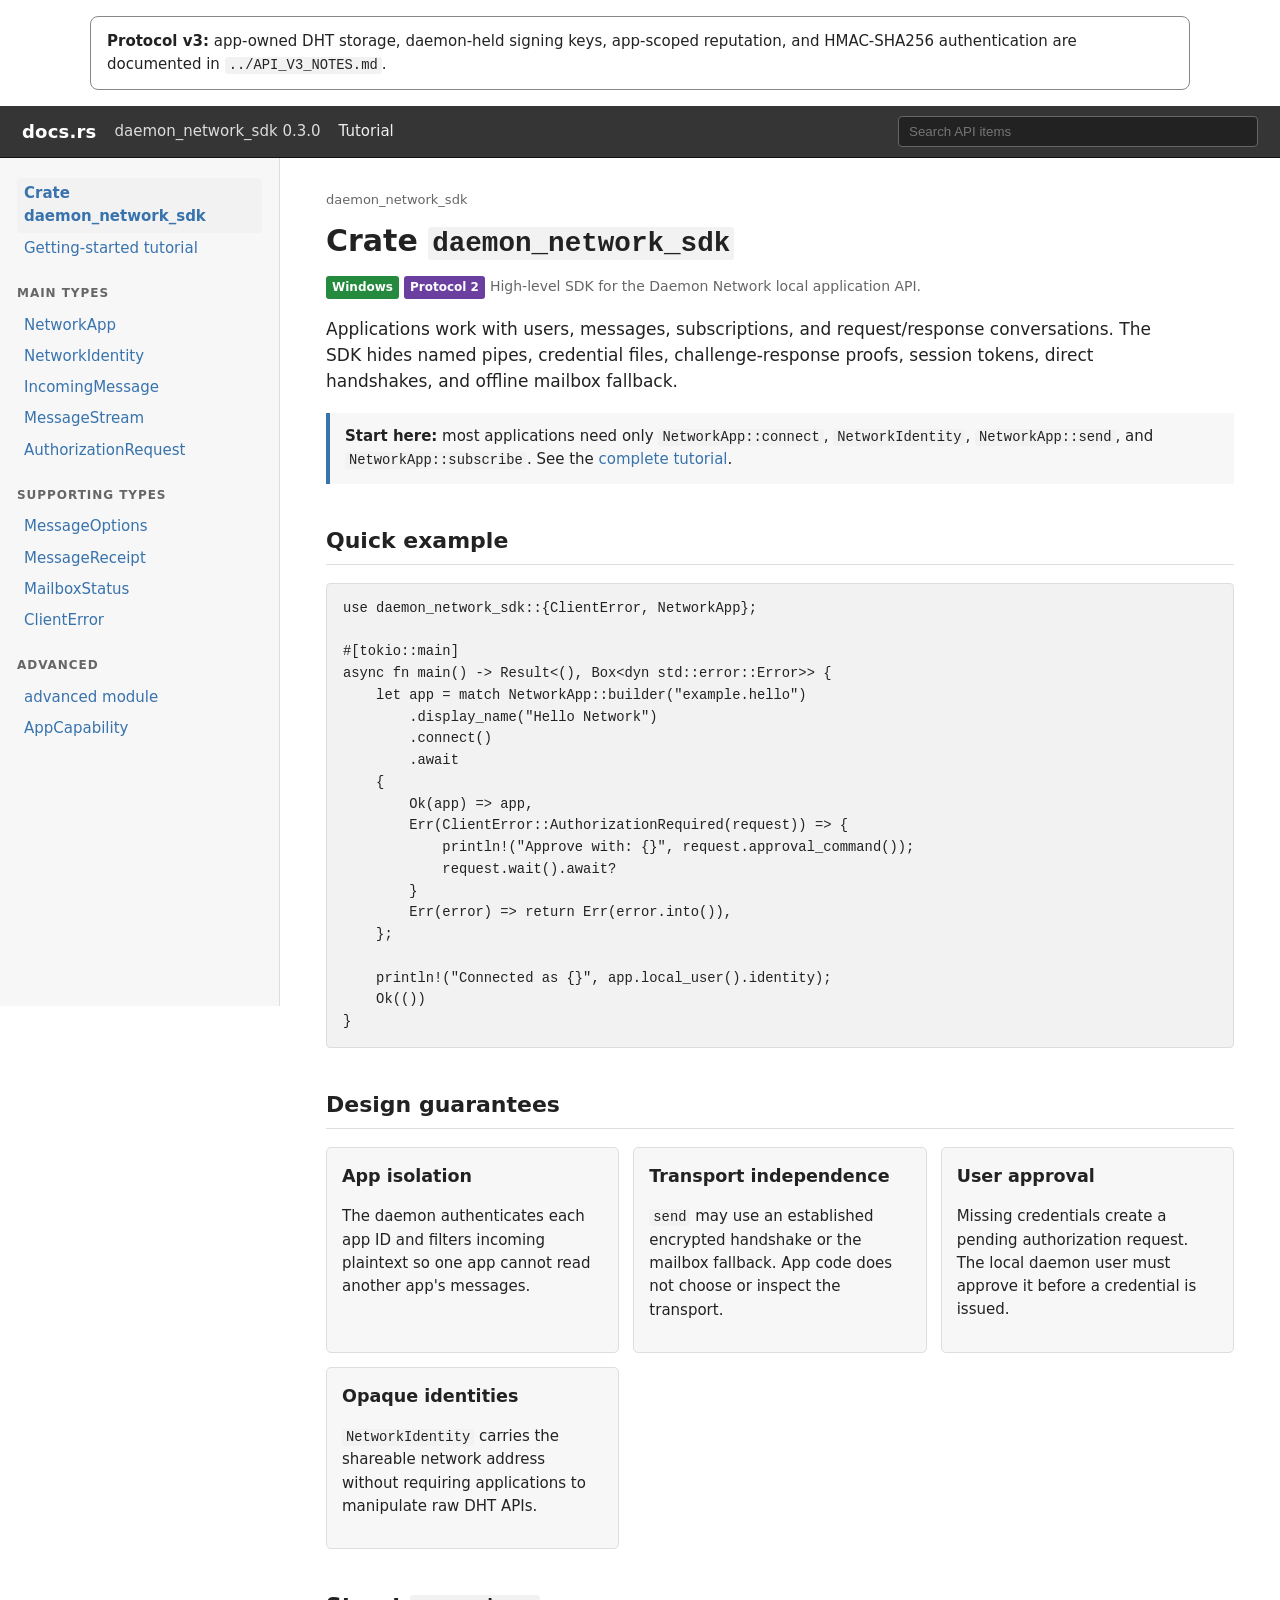
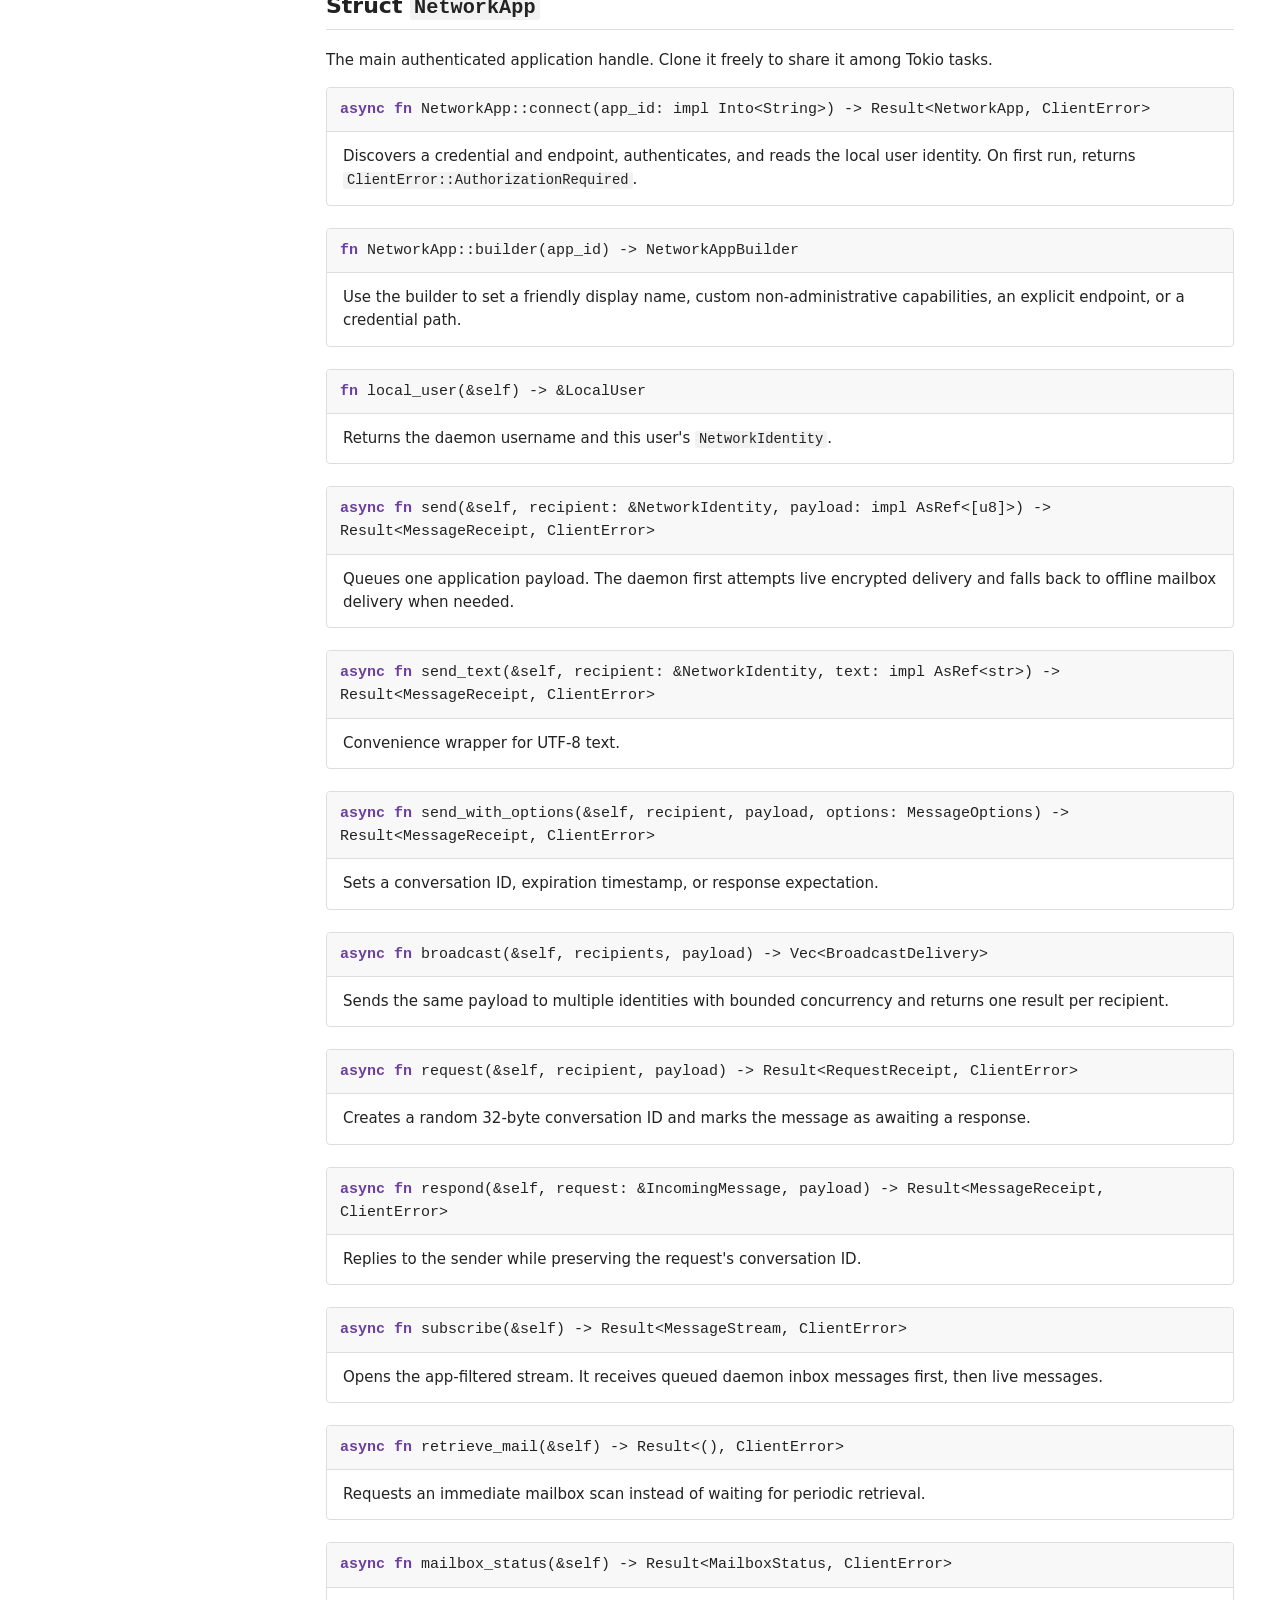
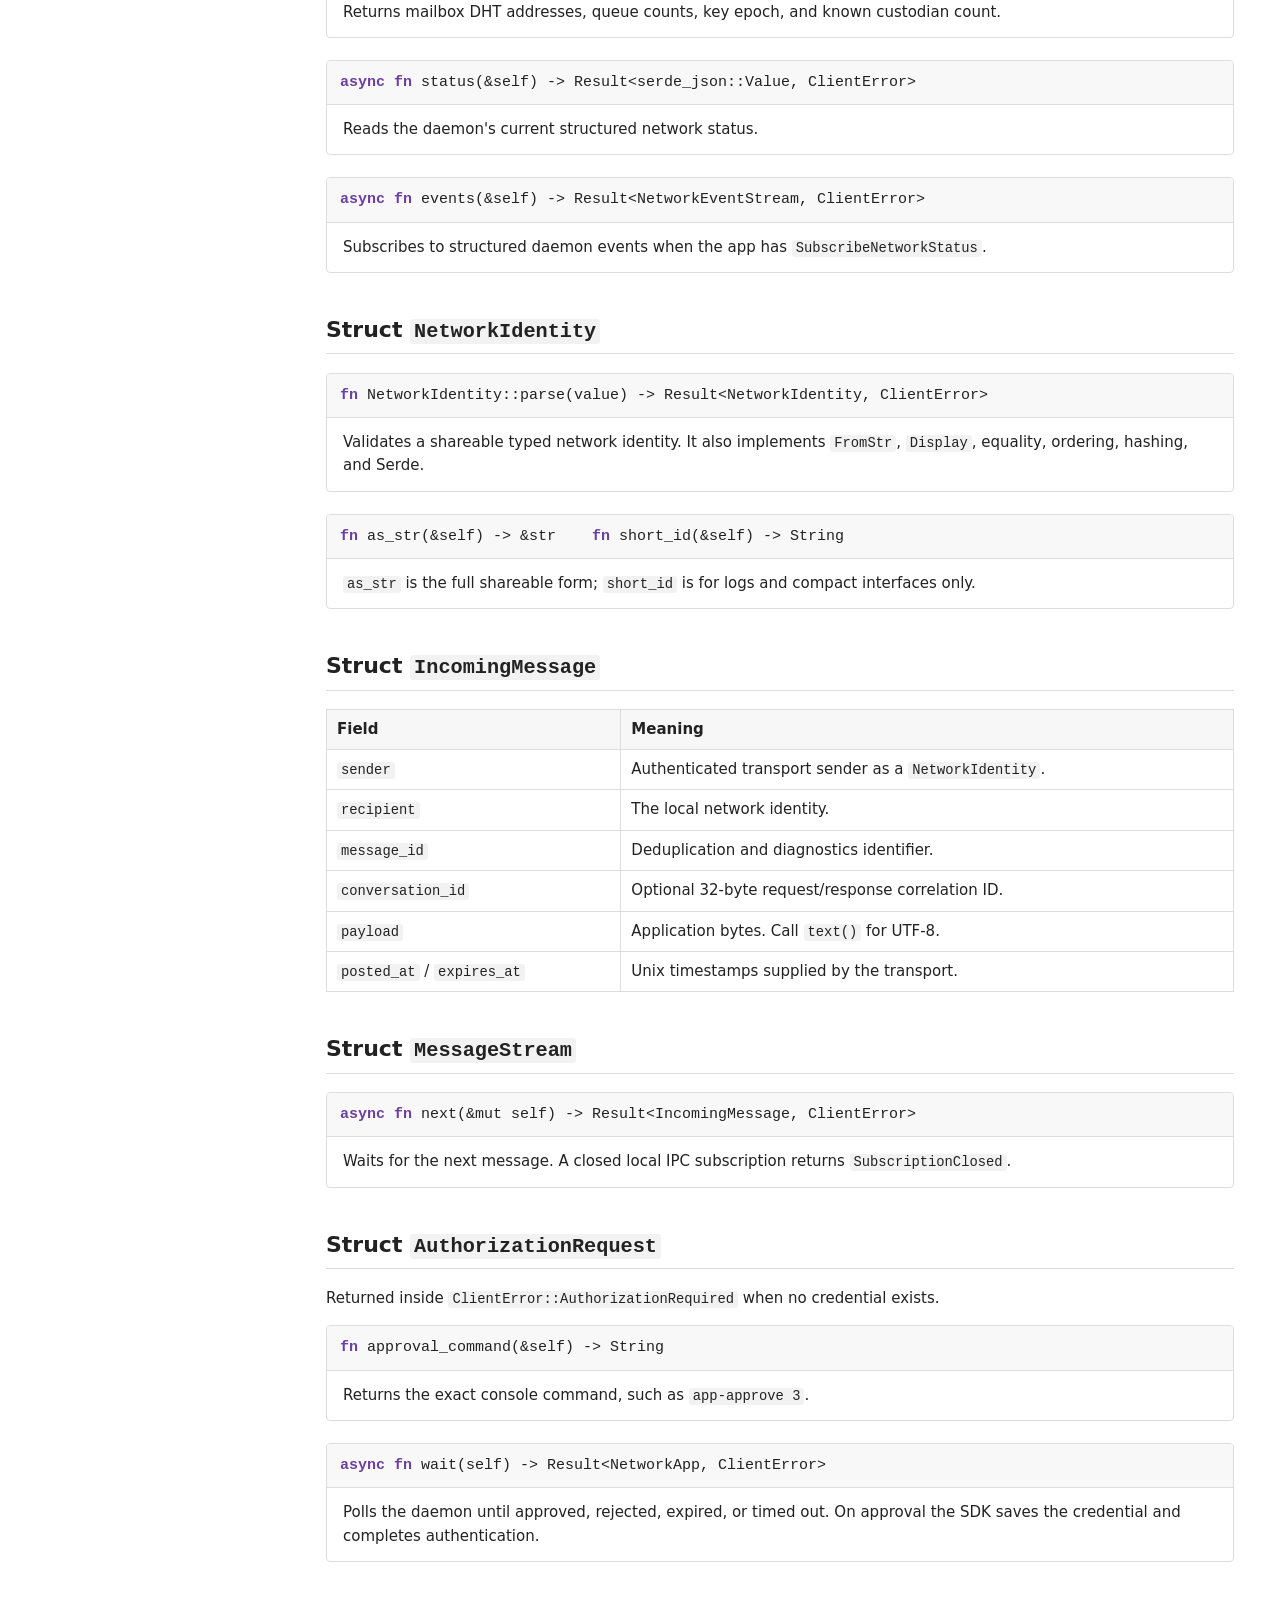
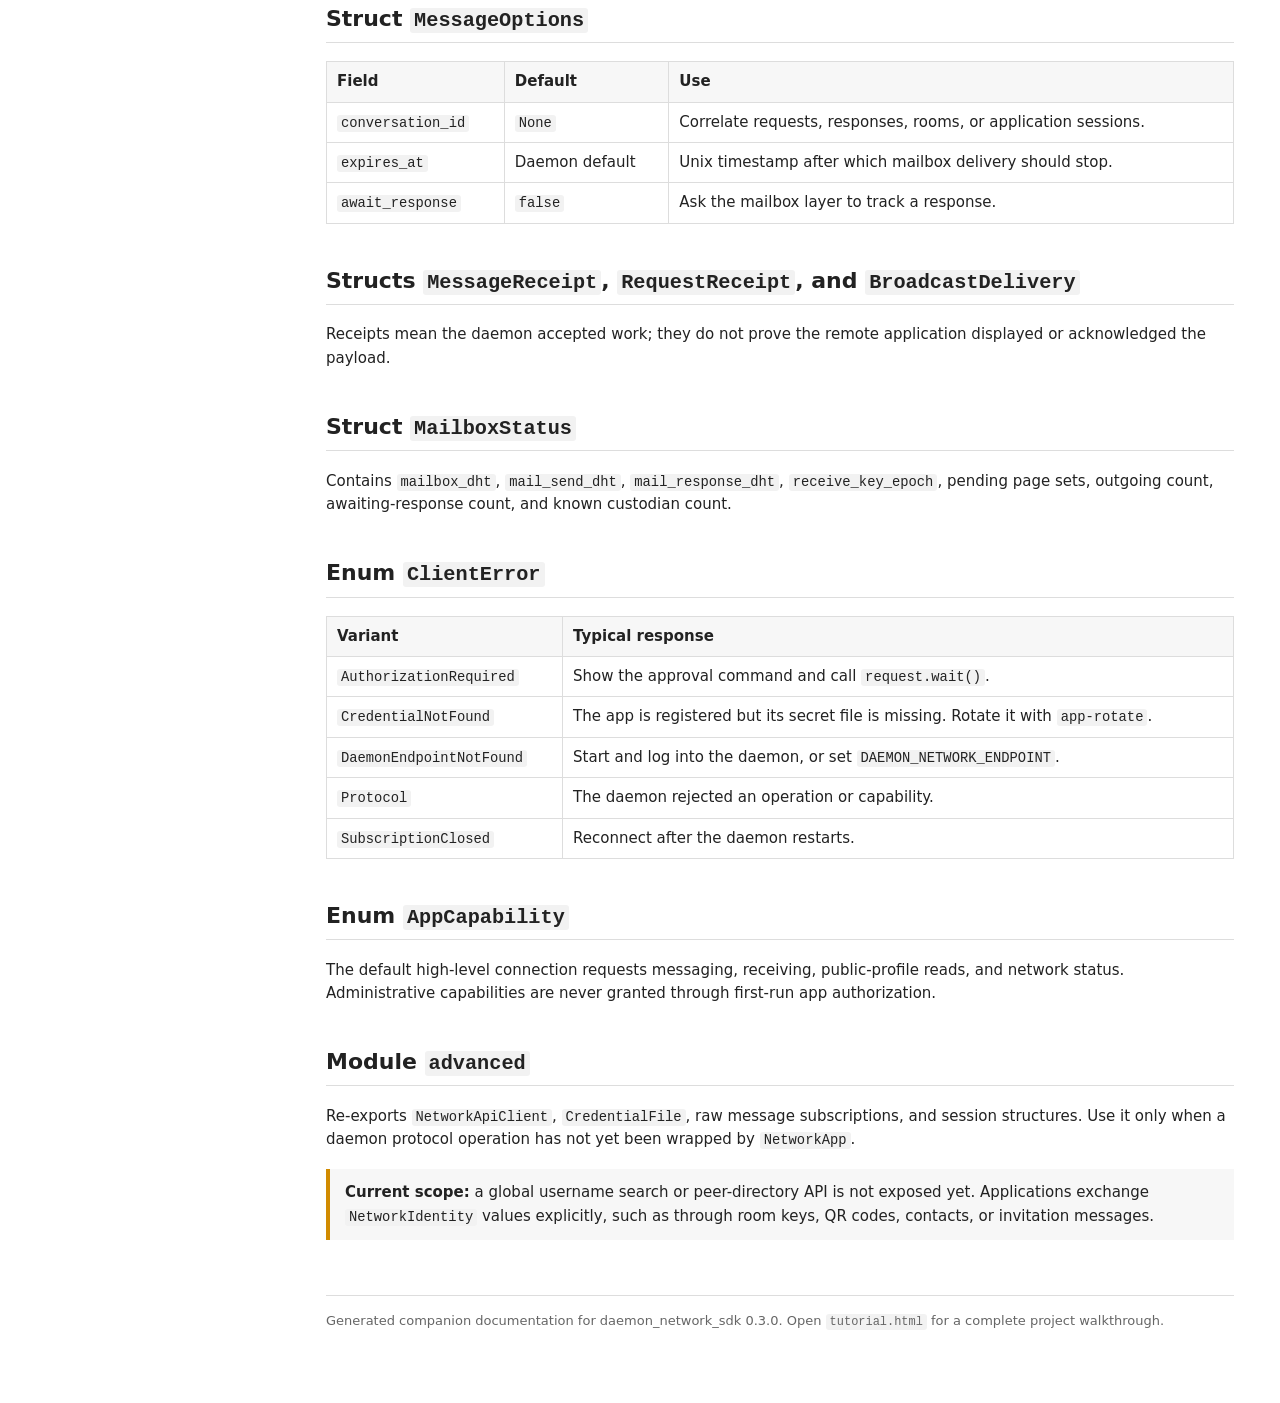
<file: Windows/Source/VeilKnitDaemon_src/docs/index.html>
<!doctype html>
<html lang="en">
<head>
<meta charset="utf-8">
<meta name="viewport" content="width=device-width,initial-scale=1">
<title>daemon_network_sdk - Rust</title>
<link rel="stylesheet" href="sdk.css">
</head>
<body>
<div style="margin:1rem auto;max-width:1100px;padding:.8rem 1rem;border:1px solid #888;border-radius:8px"><strong>Protocol v3:</strong> app-owned DHT storage, daemon-held signing keys, app-scoped reputation, and HMAC-SHA256 authentication are documented in <code>../API_V3_NOTES.md</code>.</div>
<header class="topbar">
  <div class="brand">docs.rs</div>
  <div class="crate">daemon_network_sdk 0.3.0</div>
  <a href="tutorial.html">Tutorial</a>
  <div class="spacer"></div>
  <input id="search" aria-label="Search API" placeholder="Search API items">
</header>
<div class="layout">
<aside class="sidebar">
  <a class="active" href="index.html">Crate daemon_network_sdk</a>
  <a href="tutorial.html">Getting-started tutorial</a>
  <h3>Main types</h3>
  <a href="#networkapp">NetworkApp</a>
  <a href="#networkidentity">NetworkIdentity</a>
  <a href="#incomingmessage">IncomingMessage</a>
  <a href="#messagestream">MessageStream</a>
  <a href="#authorizationrequest">AuthorizationRequest</a>
  <h3>Supporting types</h3>
  <a href="#messageoptions">MessageOptions</a>
  <a href="#messagereceipt">MessageReceipt</a>
  <a href="#mailboxstatus">MailboxStatus</a>
  <a href="#clienterror">ClientError</a>
  <h3>Advanced</h3>
  <a href="#advanced">advanced module</a>
  <a href="#capabilities">AppCapability</a>
</aside>
<main>
  <div class="breadcrumb">daemon_network_sdk</div>
  <h1>Crate <code>daemon_network_sdk</code></h1>
  <div class="version"><span class="badge safe">Windows</span><span class="badge">Protocol 2</span>High-level SDK for the Daemon Network local application API.</div>
  <p class="lead">Applications work with users, messages, subscriptions, and request/response conversations. The SDK hides named pipes, credential files, challenge-response proofs, session tokens, direct handshakes, and offline mailbox fallback.</p>

  <div class="note"><strong>Start here:</strong> most applications need only <code>NetworkApp::connect</code>, <code>NetworkIdentity</code>, <code>NetworkApp::send</code>, and <code>NetworkApp::subscribe</code>. See the <a href="tutorial.html">complete tutorial</a>.</div>

  <h2>Quick example</h2>
<pre><code>use daemon_network_sdk::{ClientError, NetworkApp};

#[tokio::main]
async fn main() -&gt; Result&lt;(), Box&lt;dyn std::error::Error&gt;&gt; {
    let app = match NetworkApp::builder("example.hello")
        .display_name("Hello Network")
        .connect()
        .await
    {
        Ok(app) =&gt; app,
        Err(ClientError::AuthorizationRequired(request)) =&gt; {
            println!("Approve with: {}", request.approval_command());
            request.wait().await?
        }
        Err(error) =&gt; return Err(error.into()),
    };

    println!("Connected as {}", app.local_user().identity);
    Ok(())
}</code></pre>

  <h2>Design guarantees</h2>
  <div class="grid">
    <div class="card"><h3>App isolation</h3><p>The daemon authenticates each app ID and filters incoming plaintext so one app cannot read another app's messages.</p></div>
    <div class="card"><h3>Transport independence</h3><p><code>send</code> may use an established encrypted handshake or the mailbox fallback. App code does not choose or inspect the transport.</p></div>
    <div class="card"><h3>User approval</h3><p>Missing credentials create a pending authorization request. The local daemon user must approve it before a credential is issued.</p></div>
    <div class="card"><h3>Opaque identities</h3><p><code>NetworkIdentity</code> carries the shareable network address without requiring applications to manipulate raw DHT APIs.</p></div>
  </div>

  <h2 id="networkapp">Struct <code>NetworkApp</code></h2>
  <p>The main authenticated application handle. Clone it freely to share it among Tokio tasks.</p>

  <section class="item" data-search="NetworkApp connect automatic credentials authorization">
    <div class="sig"><span class="kind">async fn</span> NetworkApp::connect(app_id: impl Into&lt;String&gt;) -&gt; Result&lt;NetworkApp, ClientError&gt;</div>
    <div class="doc">Discovers a credential and endpoint, authenticates, and reads the local user identity. On first run, returns <code>ClientError::AuthorizationRequired</code>.</div>
  </section>
  <section class="item" data-search="NetworkApp builder display name endpoint capability credential">
    <div class="sig"><span class="kind">fn</span> NetworkApp::builder(app_id) -&gt; NetworkAppBuilder</div>
    <div class="doc">Use the builder to set a friendly display name, custom non-administrative capabilities, an explicit endpoint, or a credential path.</div>
  </section>
  <section class="item" data-search="NetworkApp local_user identity username">
    <div class="sig"><span class="kind">fn</span> local_user(&amp;self) -&gt; &amp;LocalUser</div>
    <div class="doc">Returns the daemon username and this user's <code>NetworkIdentity</code>.</div>
  </section>
  <section class="item" data-search="NetworkApp send bytes message direct mailbox">
    <div class="sig"><span class="kind">async fn</span> send(&amp;self, recipient: &amp;NetworkIdentity, payload: impl AsRef&lt;[u8]&gt;) -&gt; Result&lt;MessageReceipt, ClientError&gt;</div>
    <div class="doc">Queues one application payload. The daemon first attempts live encrypted delivery and falls back to offline mailbox delivery when needed.</div>
  </section>
  <section class="item" data-search="NetworkApp send_text utf8">
    <div class="sig"><span class="kind">async fn</span> send_text(&amp;self, recipient: &amp;NetworkIdentity, text: impl AsRef&lt;str&gt;) -&gt; Result&lt;MessageReceipt, ClientError&gt;</div>
    <div class="doc">Convenience wrapper for UTF-8 text.</div>
  </section>
  <section class="item" data-search="NetworkApp send_with_options expiration conversation response">
    <div class="sig"><span class="kind">async fn</span> send_with_options(&amp;self, recipient, payload, options: MessageOptions) -&gt; Result&lt;MessageReceipt, ClientError&gt;</div>
    <div class="doc">Sets a conversation ID, expiration timestamp, or response expectation.</div>
  </section>
  <section class="item" data-search="NetworkApp broadcast group multiple recipients">
    <div class="sig"><span class="kind">async fn</span> broadcast(&amp;self, recipients, payload) -&gt; Vec&lt;BroadcastDelivery&gt;</div>
    <div class="doc">Sends the same payload to multiple identities with bounded concurrency and returns one result per recipient.</div>
  </section>
  <section class="item" data-search="NetworkApp request conversation response">
    <div class="sig"><span class="kind">async fn</span> request(&amp;self, recipient, payload) -&gt; Result&lt;RequestReceipt, ClientError&gt;</div>
    <div class="doc">Creates a random 32-byte conversation ID and marks the message as awaiting a response.</div>
  </section>
  <section class="item" data-search="NetworkApp respond reply incoming conversation">
    <div class="sig"><span class="kind">async fn</span> respond(&amp;self, request: &amp;IncomingMessage, payload) -&gt; Result&lt;MessageReceipt, ClientError&gt;</div>
    <div class="doc">Replies to the sender while preserving the request's conversation ID.</div>
  </section>
  <section class="item" data-search="NetworkApp subscribe messages stream offline live">
    <div class="sig"><span class="kind">async fn</span> subscribe(&amp;self) -&gt; Result&lt;MessageStream, ClientError&gt;</div>
    <div class="doc">Opens the app-filtered stream. It receives queued daemon inbox messages first, then live messages.</div>
  </section>
  <section class="item" data-search="NetworkApp retrieve mail mailbox scan">
    <div class="sig"><span class="kind">async fn</span> retrieve_mail(&amp;self) -&gt; Result&lt;(), ClientError&gt;</div>
    <div class="doc">Requests an immediate mailbox scan instead of waiting for periodic retrieval.</div>
  </section>
  <section class="item" data-search="NetworkApp mailbox_status queue custodian">
    <div class="sig"><span class="kind">async fn</span> mailbox_status(&amp;self) -&gt; Result&lt;MailboxStatus, ClientError&gt;</div>
    <div class="doc">Returns mailbox DHT addresses, queue counts, key epoch, and known custodian count.</div>
  </section>
  <section class="item" data-search="NetworkApp status network json">
    <div class="sig"><span class="kind">async fn</span> status(&amp;self) -&gt; Result&lt;serde_json::Value, ClientError&gt;</div>
    <div class="doc">Reads the daemon's current structured network status.</div>
  </section>
  <section class="item" data-search="NetworkApp events subscription network">
    <div class="sig"><span class="kind">async fn</span> events(&amp;self) -&gt; Result&lt;NetworkEventStream, ClientError&gt;</div>
    <div class="doc">Subscribes to structured daemon events when the app has <code>SubscribeNetworkStatus</code>.</div>
  </section>

  <h2 id="networkidentity">Struct <code>NetworkIdentity</code></h2>
  <section class="item" data-search="NetworkIdentity parse fromstr share key">
    <div class="sig"><span class="kind">fn</span> NetworkIdentity::parse(value) -&gt; Result&lt;NetworkIdentity, ClientError&gt;</div>
    <div class="doc">Validates a shareable typed network identity. It also implements <code>FromStr</code>, <code>Display</code>, equality, ordering, hashing, and Serde.</div>
  </section>
  <section class="item" data-search="NetworkIdentity as_str short_id">
    <div class="sig"><span class="kind">fn</span> as_str(&amp;self) -&gt; &amp;str &nbsp;&nbsp; <span class="kind">fn</span> short_id(&amp;self) -&gt; String</div>
    <div class="doc"><code>as_str</code> is the full shareable form; <code>short_id</code> is for logs and compact interfaces only.</div>
  </section>

  <h2 id="incomingmessage">Struct <code>IncomingMessage</code></h2>
  <table>
    <tr><th>Field</th><th>Meaning</th></tr>
    <tr><td><code>sender</code></td><td>Authenticated transport sender as a <code>NetworkIdentity</code>.</td></tr>
    <tr><td><code>recipient</code></td><td>The local network identity.</td></tr>
    <tr><td><code>message_id</code></td><td>Deduplication and diagnostics identifier.</td></tr>
    <tr><td><code>conversation_id</code></td><td>Optional 32-byte request/response correlation ID.</td></tr>
    <tr><td><code>payload</code></td><td>Application bytes. Call <code>text()</code> for UTF-8.</td></tr>
    <tr><td><code>posted_at</code> / <code>expires_at</code></td><td>Unix timestamps supplied by the transport.</td></tr>
  </table>

  <h2 id="messagestream">Struct <code>MessageStream</code></h2>
  <section class="item" data-search="MessageStream next receive">
    <div class="sig"><span class="kind">async fn</span> next(&amp;mut self) -&gt; Result&lt;IncomingMessage, ClientError&gt;</div>
    <div class="doc">Waits for the next message. A closed local IPC subscription returns <code>SubscriptionClosed</code>.</div>
  </section>

  <h2 id="authorizationrequest">Struct <code>AuthorizationRequest</code></h2>
  <p>Returned inside <code>ClientError::AuthorizationRequired</code> when no credential exists.</p>
  <section class="item" data-search="AuthorizationRequest approval_command request_id">
    <div class="sig"><span class="kind">fn</span> approval_command(&amp;self) -&gt; String</div>
    <div class="doc">Returns the exact console command, such as <code>app-approve 3</code>.</div>
  </section>
  <section class="item" data-search="AuthorizationRequest wait timeout credentials">
    <div class="sig"><span class="kind">async fn</span> wait(self) -&gt; Result&lt;NetworkApp, ClientError&gt;</div>
    <div class="doc">Polls the daemon until approved, rejected, expired, or timed out. On approval the SDK saves the credential and completes authentication.</div>
  </section>

  <h2 id="messageoptions">Struct <code>MessageOptions</code></h2>
  <table><tr><th>Field</th><th>Default</th><th>Use</th></tr>
    <tr><td><code>conversation_id</code></td><td><code>None</code></td><td>Correlate requests, responses, rooms, or application sessions.</td></tr>
    <tr><td><code>expires_at</code></td><td>Daemon default</td><td>Unix timestamp after which mailbox delivery should stop.</td></tr>
    <tr><td><code>await_response</code></td><td><code>false</code></td><td>Ask the mailbox layer to track a response.</td></tr>
  </table>

  <h2 id="messagereceipt">Structs <code>MessageReceipt</code>, <code>RequestReceipt</code>, and <code>BroadcastDelivery</code></h2>
  <p>Receipts mean the daemon accepted work; they do not prove the remote application displayed or acknowledged the payload.</p>

  <h2 id="mailboxstatus">Struct <code>MailboxStatus</code></h2>
  <p>Contains <code>mailbox_dht</code>, <code>mail_send_dht</code>, <code>mail_response_dht</code>, <code>receive_key_epoch</code>, pending page sets, outgoing count, awaiting-response count, and known custodian count.</p>

  <h2 id="clienterror">Enum <code>ClientError</code></h2>
  <table><tr><th>Variant</th><th>Typical response</th></tr>
    <tr><td><code>AuthorizationRequired</code></td><td>Show the approval command and call <code>request.wait()</code>.</td></tr>
    <tr><td><code>CredentialNotFound</code></td><td>The app is registered but its secret file is missing. Rotate it with <code>app-rotate</code>.</td></tr>
    <tr><td><code>DaemonEndpointNotFound</code></td><td>Start and log into the daemon, or set <code>DAEMON_NETWORK_ENDPOINT</code>.</td></tr>
    <tr><td><code>Protocol</code></td><td>The daemon rejected an operation or capability.</td></tr>
    <tr><td><code>SubscriptionClosed</code></td><td>Reconnect after the daemon restarts.</td></tr>
  </table>

  <h2 id="capabilities">Enum <code>AppCapability</code></h2>
  <p>The default high-level connection requests messaging, receiving, public-profile reads, and network status. Administrative capabilities are never granted through first-run app authorization.</p>

  <h2 id="advanced">Module <code>advanced</code></h2>
  <p>Re-exports <code>NetworkApiClient</code>, <code>CredentialFile</code>, raw message subscriptions, and session structures. Use it only when a daemon protocol operation has not yet been wrapped by <code>NetworkApp</code>.</p>
  <div class="warning"><strong>Current scope:</strong> a global username search or peer-directory API is not exposed yet. Applications exchange <code>NetworkIdentity</code> values explicitly, such as through room keys, QR codes, contacts, or invitation messages.</div>

  <div class="footer">Generated companion documentation for daemon_network_sdk 0.3.0. Open <code>tutorial.html</code> for a complete project walkthrough.</div>
</main>
</div>
<script src="sdk.js"></script>
</body>
</html>
</file>
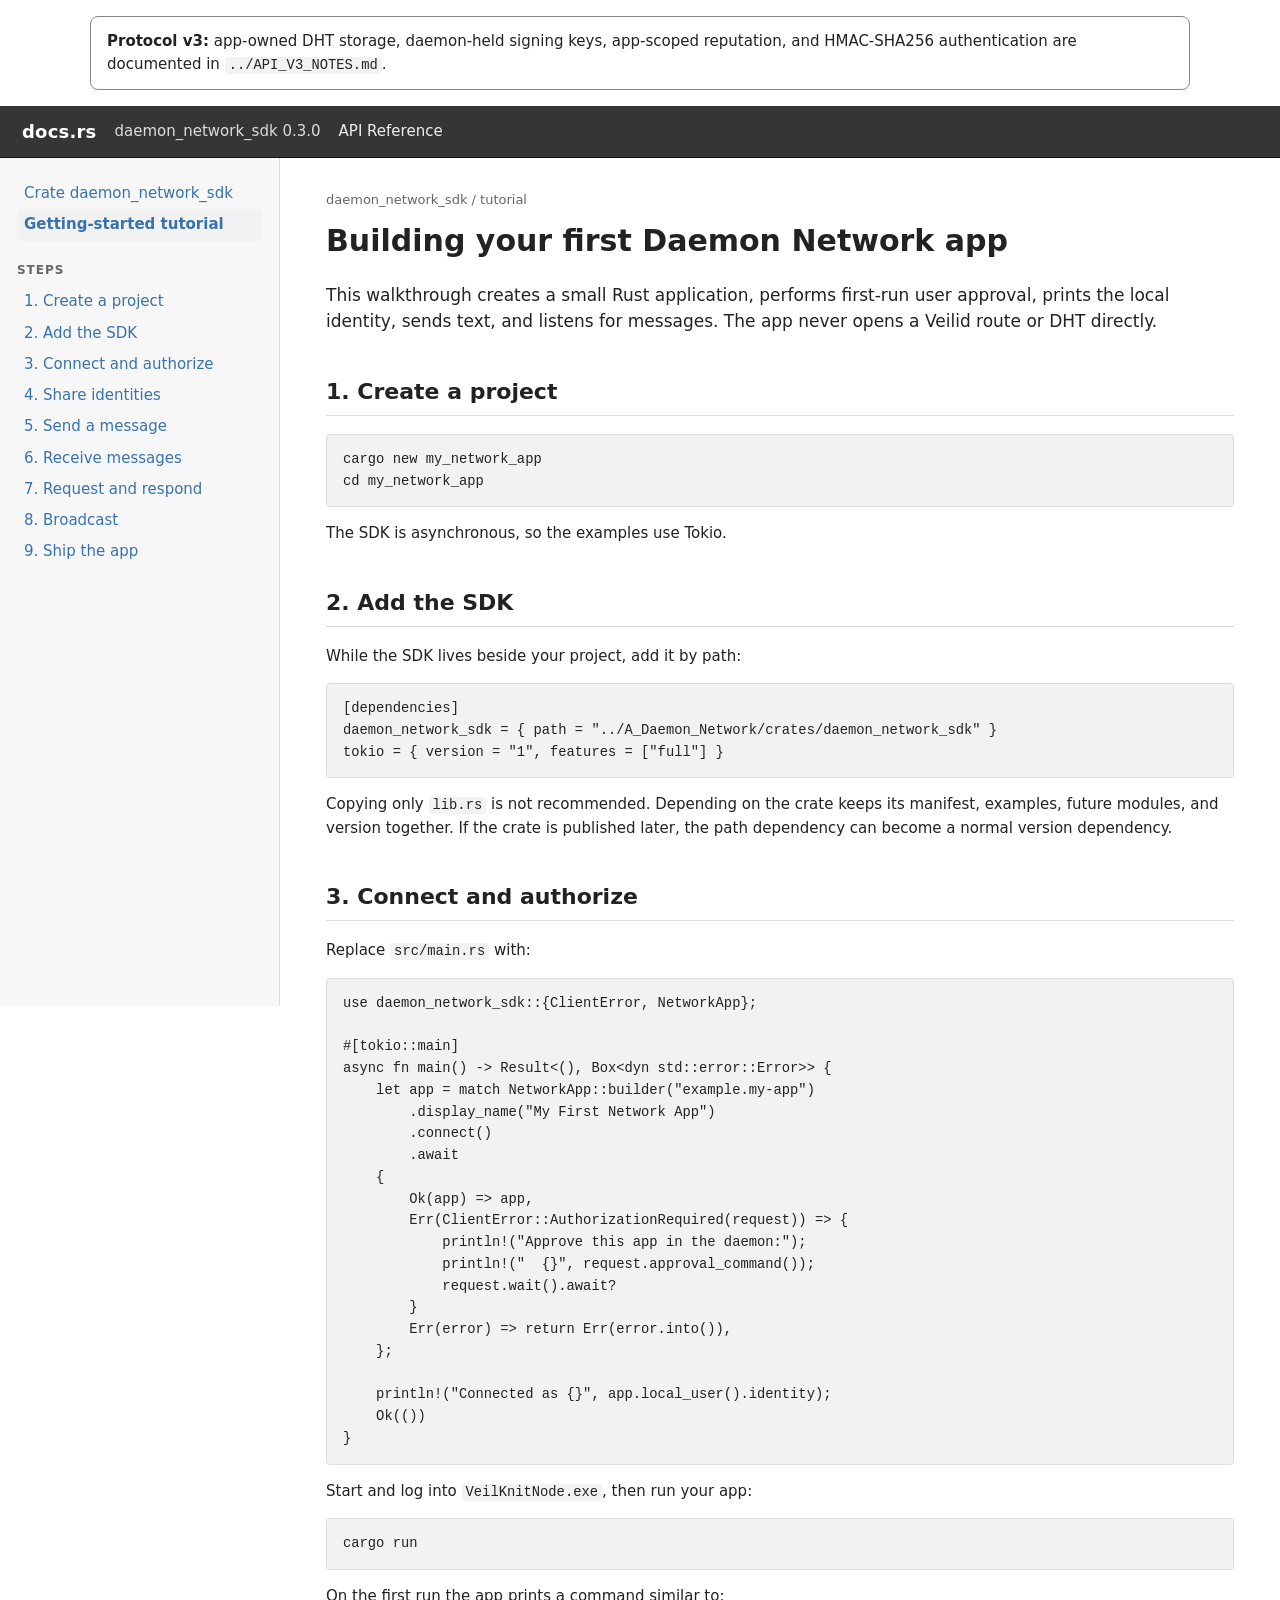
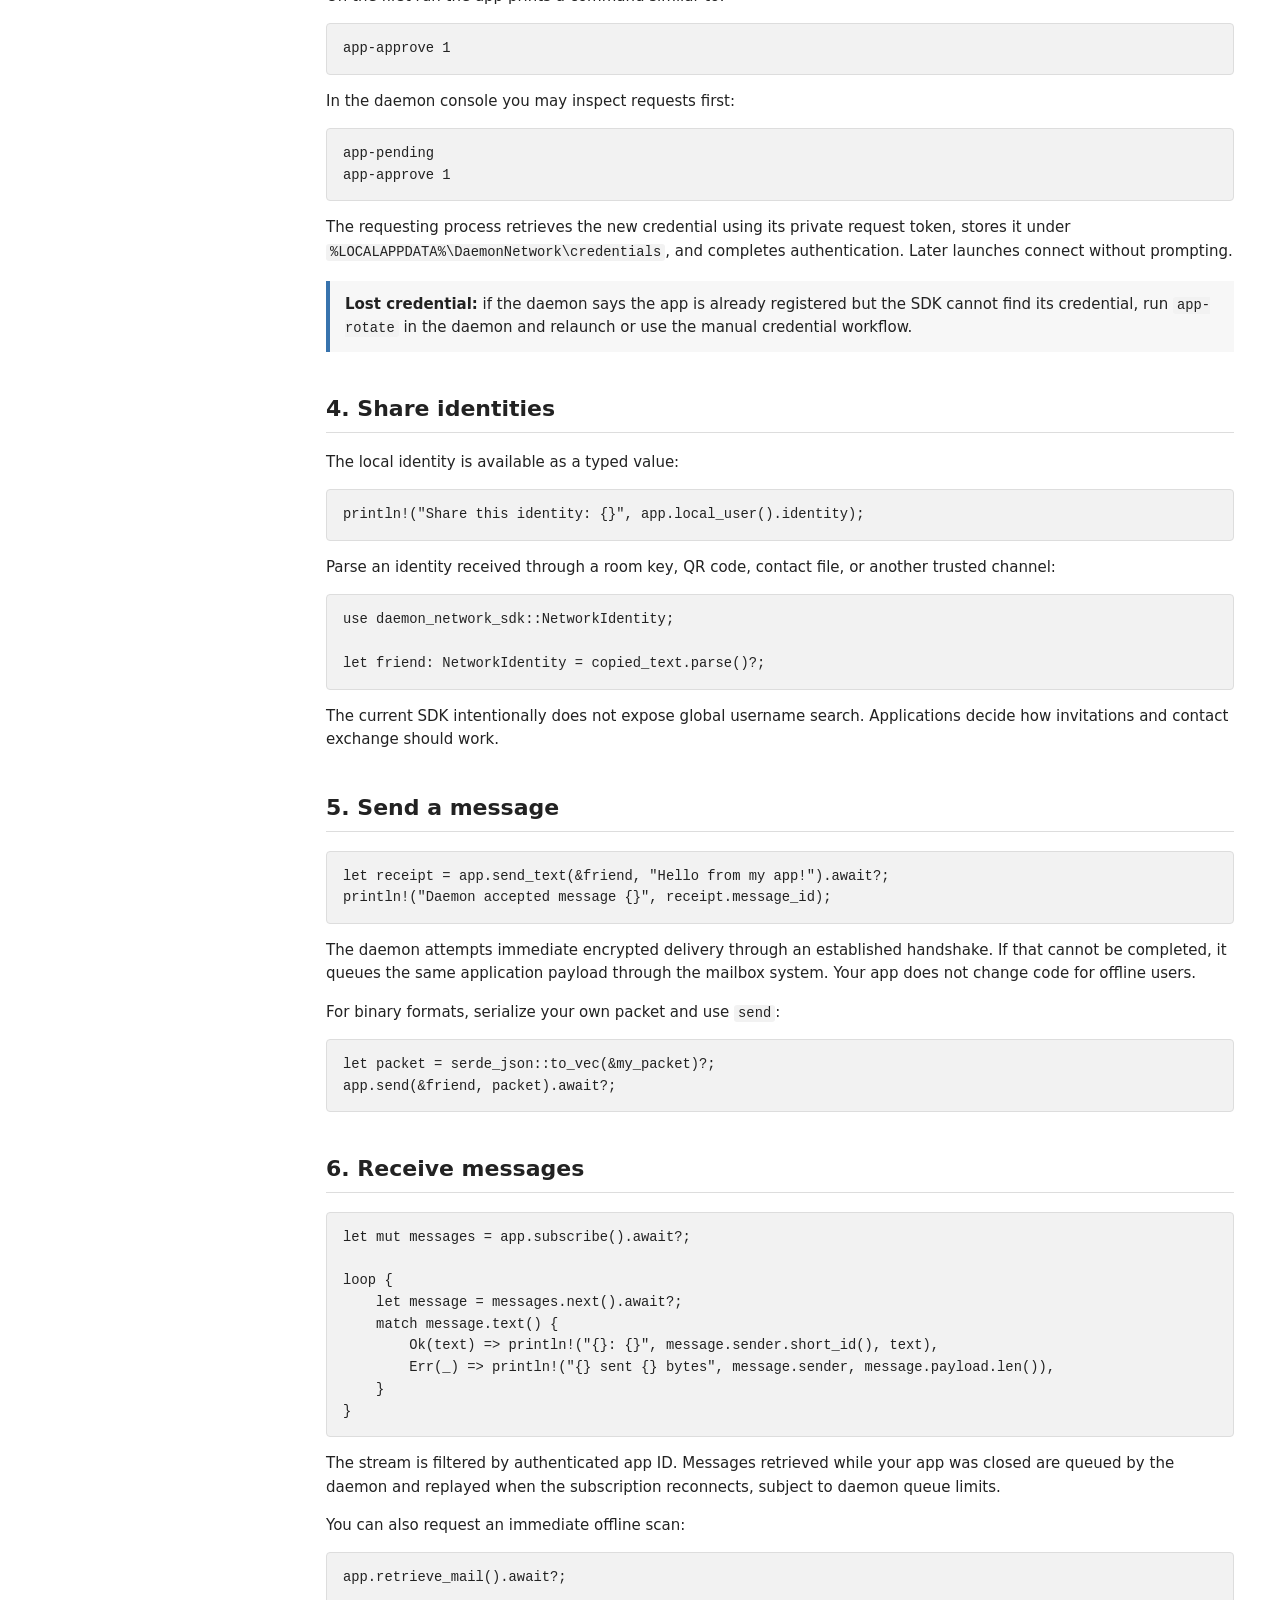
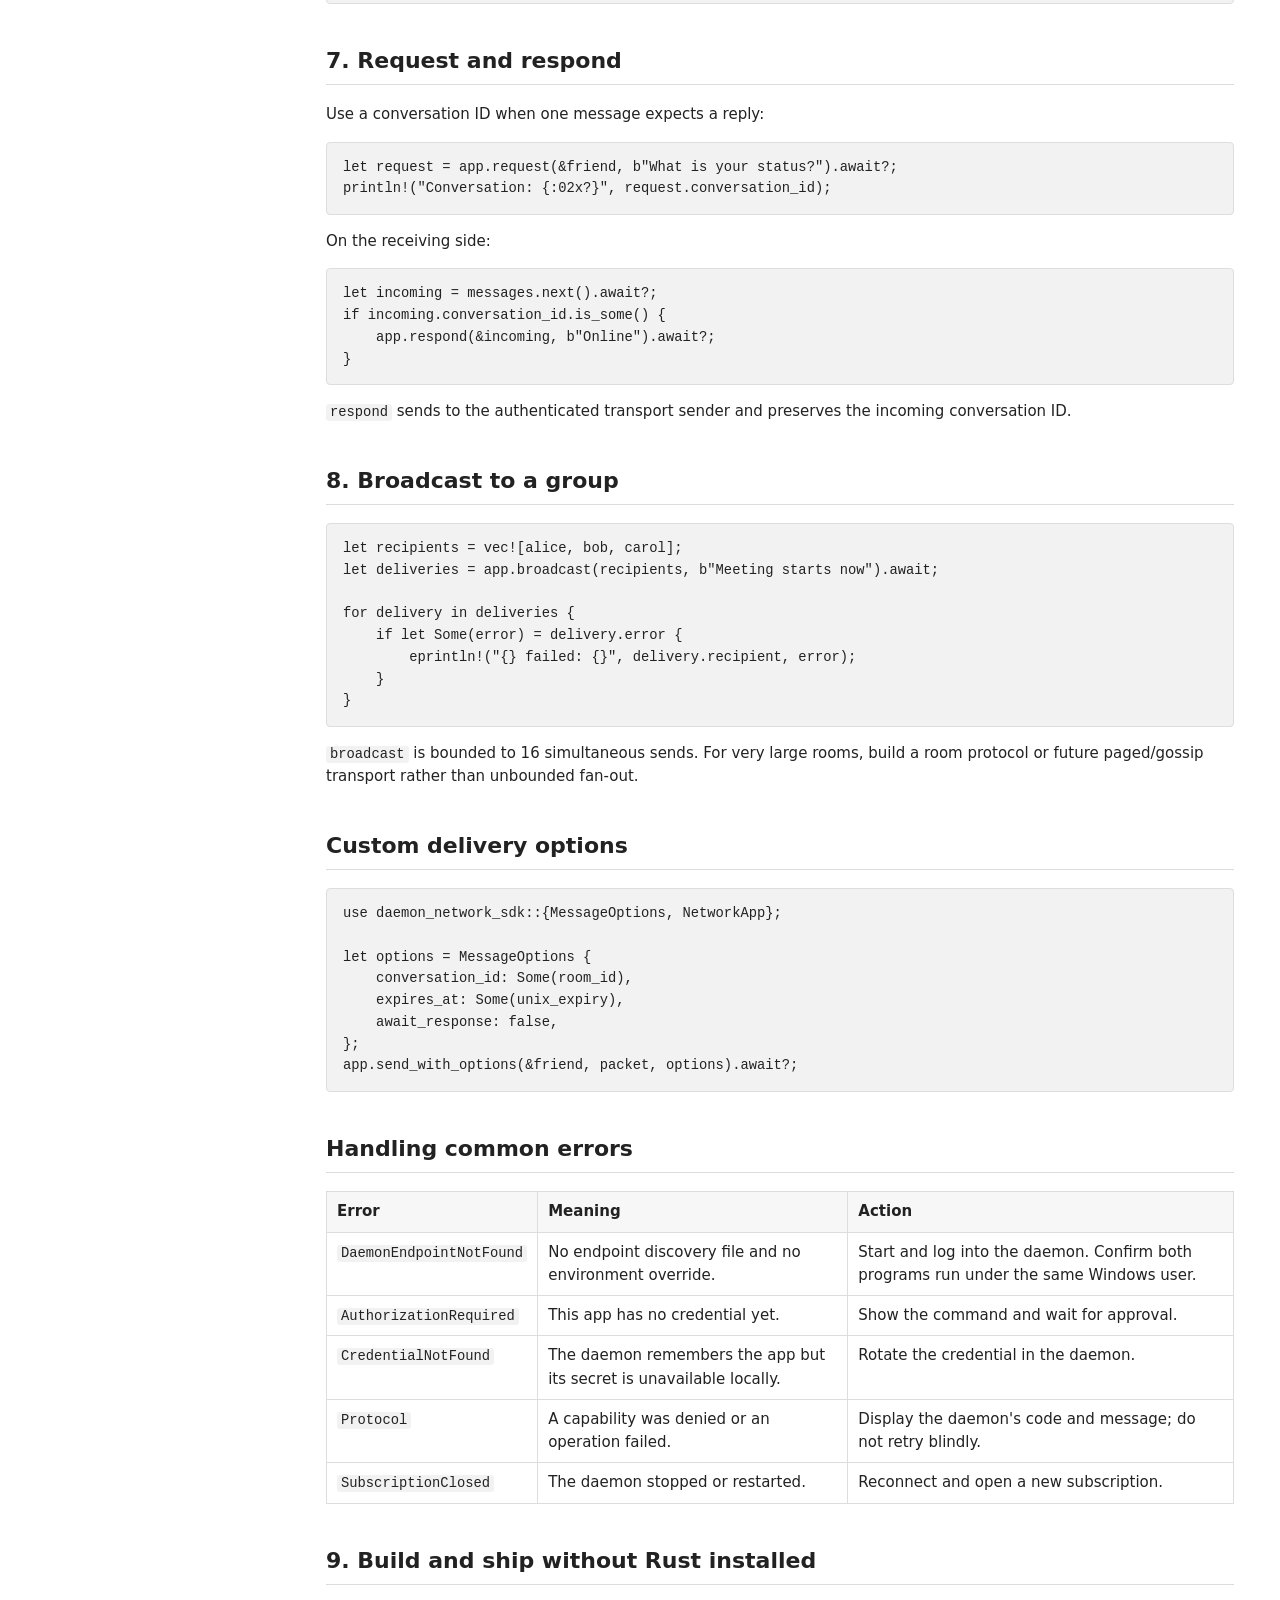
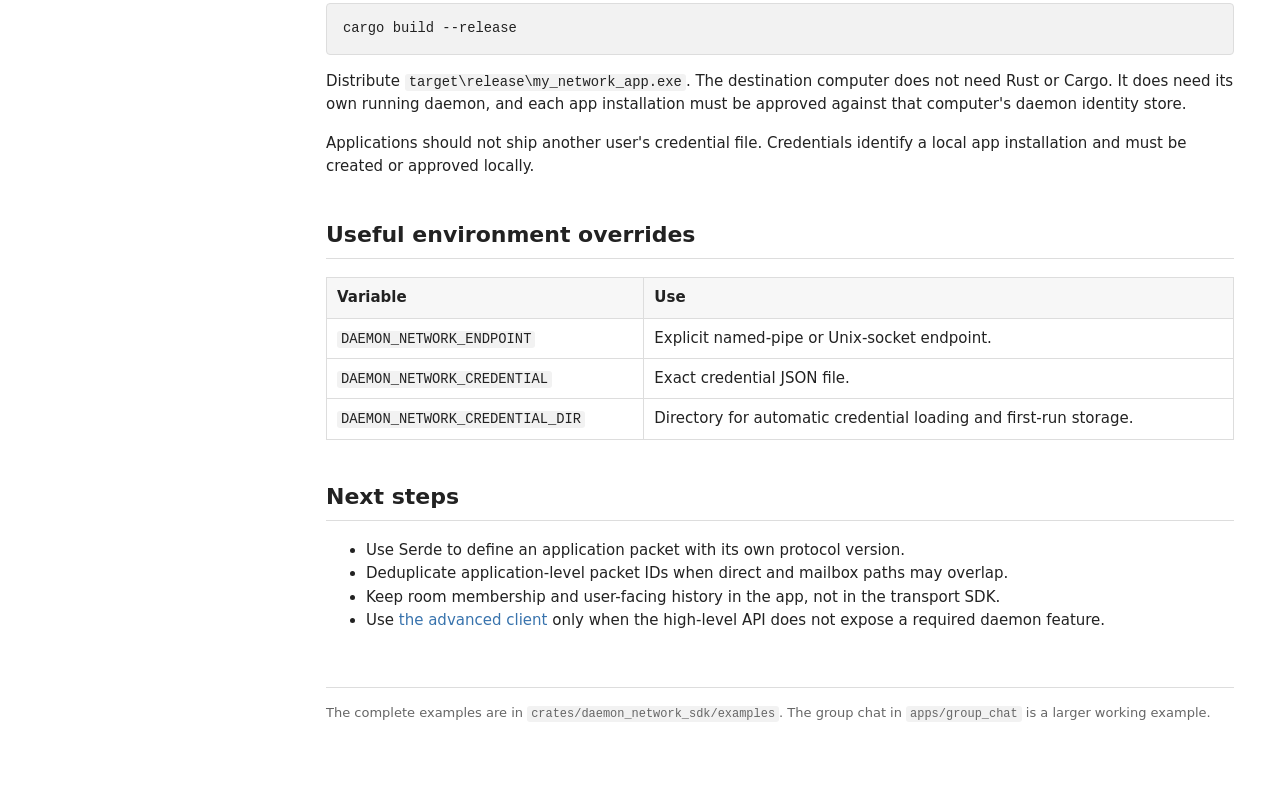
<file: Windows/Source/VeilKnitDaemon_src/docs/tutorial.html>
<!doctype html>
<html lang="en">
<head>
<meta charset="utf-8">
<meta name="viewport" content="width=device-width,initial-scale=1">
<title>daemon_network_sdk tutorial</title>
<link rel="stylesheet" href="sdk.css">
</head>
<body>
<div style="margin:1rem auto;max-width:1100px;padding:.8rem 1rem;border:1px solid #888;border-radius:8px"><strong>Protocol v3:</strong> app-owned DHT storage, daemon-held signing keys, app-scoped reputation, and HMAC-SHA256 authentication are documented in <code>../API_V3_NOTES.md</code>.</div>
<header class="topbar">
  <div class="brand">docs.rs</div>
  <div class="crate">daemon_network_sdk 0.3.0</div>
  <a href="index.html">API Reference</a>
  <div class="spacer"></div>
</header>
<div class="layout">
<aside class="sidebar">
  <a href="index.html">Crate daemon_network_sdk</a>
  <a class="active" href="tutorial.html">Getting-started tutorial</a>
  <h3>Steps</h3>
  <a href="#project">1. Create a project</a>
  <a href="#dependency">2. Add the SDK</a>
  <a href="#connect">3. Connect and authorize</a>
  <a href="#identity">4. Share identities</a>
  <a href="#send">5. Send a message</a>
  <a href="#receive">6. Receive messages</a>
  <a href="#request">7. Request and respond</a>
  <a href="#broadcast">8. Broadcast</a>
  <a href="#shipping">9. Ship the app</a>
</aside>
<main>
  <div class="breadcrumb">daemon_network_sdk / tutorial</div>
  <h1>Building your first Daemon Network app</h1>
  <p class="lead">This walkthrough creates a small Rust application, performs first-run user approval, prints the local identity, sends text, and listens for messages. The app never opens a Veilid route or DHT directly.</p>

  <h2 id="project">1. Create a project</h2>
<pre><code>cargo new my_network_app
cd my_network_app</code></pre>
  <p>The SDK is asynchronous, so the examples use Tokio.</p>

  <h2 id="dependency">2. Add the SDK</h2>
  <p>While the SDK lives beside your project, add it by path:</p>
<pre><code>[dependencies]
daemon_network_sdk = { path = "../A_Daemon_Network/crates/daemon_network_sdk" }
tokio = { version = "1", features = ["full"] }</code></pre>
  <p>Copying only <code>lib.rs</code> is not recommended. Depending on the crate keeps its manifest, examples, future modules, and version together. If the crate is published later, the path dependency can become a normal version dependency.</p>

  <h2 id="connect">3. Connect and authorize</h2>
  <p>Replace <code>src/main.rs</code> with:</p>
<pre><code>use daemon_network_sdk::{ClientError, NetworkApp};

#[tokio::main]
async fn main() -&gt; Result&lt;(), Box&lt;dyn std::error::Error&gt;&gt; {
    let app = match NetworkApp::builder("example.my-app")
        .display_name("My First Network App")
        .connect()
        .await
    {
        Ok(app) =&gt; app,
        Err(ClientError::AuthorizationRequired(request)) =&gt; {
            println!("Approve this app in the daemon:");
            println!("  {}", request.approval_command());
            request.wait().await?
        }
        Err(error) =&gt; return Err(error.into()),
    };

    println!("Connected as {}", app.local_user().identity);
    Ok(())
}</code></pre>
  <p>Start and log into <code>VeilKnitNode.exe</code>, then run your app:</p>
<pre><code>cargo run</code></pre>
  <p>On the first run the app prints a command similar to:</p>
<pre><code>app-approve 1</code></pre>
  <p>In the daemon console you may inspect requests first:</p>
<pre><code>app-pending
app-approve 1</code></pre>
  <p>The requesting process retrieves the new credential using its private request token, stores it under <code>%LOCALAPPDATA%\DaemonNetwork\credentials</code>, and completes authentication. Later launches connect without prompting.</p>
  <div class="note"><strong>Lost credential:</strong> if the daemon says the app is already registered but the SDK cannot find its credential, run <code>app-rotate</code> in the daemon and relaunch or use the manual credential workflow.</div>

  <h2 id="identity">4. Share identities</h2>
  <p>The local identity is available as a typed value:</p>
<pre><code>println!("Share this identity: {}", app.local_user().identity);</code></pre>
  <p>Parse an identity received through a room key, QR code, contact file, or another trusted channel:</p>
<pre><code>use daemon_network_sdk::NetworkIdentity;

let friend: NetworkIdentity = copied_text.parse()?;</code></pre>
  <p>The current SDK intentionally does not expose global username search. Applications decide how invitations and contact exchange should work.</p>

  <h2 id="send">5. Send a message</h2>
<pre><code>let receipt = app.send_text(&amp;friend, "Hello from my app!").await?;
println!("Daemon accepted message {}", receipt.message_id);</code></pre>
  <p>The daemon attempts immediate encrypted delivery through an established handshake. If that cannot be completed, it queues the same application payload through the mailbox system. Your app does not change code for offline users.</p>
  <p>For binary formats, serialize your own packet and use <code>send</code>:</p>
<pre><code>let packet = serde_json::to_vec(&amp;my_packet)?;
app.send(&amp;friend, packet).await?;</code></pre>

  <h2 id="receive">6. Receive messages</h2>
<pre><code>let mut messages = app.subscribe().await?;

loop {
    let message = messages.next().await?;
    match message.text() {
        Ok(text) =&gt; println!("{}: {}", message.sender.short_id(), text),
        Err(_) =&gt; println!("{} sent {} bytes", message.sender, message.payload.len()),
    }
}</code></pre>
  <p>The stream is filtered by authenticated app ID. Messages retrieved while your app was closed are queued by the daemon and replayed when the subscription reconnects, subject to daemon queue limits.</p>
  <p>You can also request an immediate offline scan:</p>
<pre><code>app.retrieve_mail().await?;</code></pre>

  <h2 id="request">7. Request and respond</h2>
  <p>Use a conversation ID when one message expects a reply:</p>
<pre><code>let request = app.request(&amp;friend, b"What is your status?").await?;
println!("Conversation: {:02x?}", request.conversation_id);</code></pre>
  <p>On the receiving side:</p>
<pre><code>let incoming = messages.next().await?;
if incoming.conversation_id.is_some() {
    app.respond(&amp;incoming, b"Online").await?;
}</code></pre>
  <p><code>respond</code> sends to the authenticated transport sender and preserves the incoming conversation ID.</p>

  <h2 id="broadcast">8. Broadcast to a group</h2>
<pre><code>let recipients = vec![alice, bob, carol];
let deliveries = app.broadcast(recipients, b"Meeting starts now").await;

for delivery in deliveries {
    if let Some(error) = delivery.error {
        eprintln!("{} failed: {}", delivery.recipient, error);
    }
}</code></pre>
  <p><code>broadcast</code> is bounded to 16 simultaneous sends. For very large rooms, build a room protocol or future paged/gossip transport rather than unbounded fan-out.</p>

  <h2>Custom delivery options</h2>
<pre><code>use daemon_network_sdk::{MessageOptions, NetworkApp};

let options = MessageOptions {
    conversation_id: Some(room_id),
    expires_at: Some(unix_expiry),
    await_response: false,
};
app.send_with_options(&amp;friend, packet, options).await?;</code></pre>

  <h2>Handling common errors</h2>
  <table>
    <tr><th>Error</th><th>Meaning</th><th>Action</th></tr>
    <tr><td><code>DaemonEndpointNotFound</code></td><td>No endpoint discovery file and no environment override.</td><td>Start and log into the daemon. Confirm both programs run under the same Windows user.</td></tr>
    <tr><td><code>AuthorizationRequired</code></td><td>This app has no credential yet.</td><td>Show the command and wait for approval.</td></tr>
    <tr><td><code>CredentialNotFound</code></td><td>The daemon remembers the app but its secret is unavailable locally.</td><td>Rotate the credential in the daemon.</td></tr>
    <tr><td><code>Protocol</code></td><td>A capability was denied or an operation failed.</td><td>Display the daemon's code and message; do not retry blindly.</td></tr>
    <tr><td><code>SubscriptionClosed</code></td><td>The daemon stopped or restarted.</td><td>Reconnect and open a new subscription.</td></tr>
  </table>

  <h2 id="shipping">9. Build and ship without Rust installed</h2>
<pre><code>cargo build --release</code></pre>
  <p>Distribute <code>target\release\my_network_app.exe</code>. The destination computer does not need Rust or Cargo. It does need its own running daemon, and each app installation must be approved against that computer's daemon identity store.</p>
  <p>Applications should not ship another user's credential file. Credentials identify a local app installation and must be created or approved locally.</p>

  <h2>Useful environment overrides</h2>
  <table>
    <tr><th>Variable</th><th>Use</th></tr>
    <tr><td><code>DAEMON_NETWORK_ENDPOINT</code></td><td>Explicit named-pipe or Unix-socket endpoint.</td></tr>
    <tr><td><code>DAEMON_NETWORK_CREDENTIAL</code></td><td>Exact credential JSON file.</td></tr>
    <tr><td><code>DAEMON_NETWORK_CREDENTIAL_DIR</code></td><td>Directory for automatic credential loading and first-run storage.</td></tr>
  </table>

  <h2>Next steps</h2>
  <ul>
    <li>Use Serde to define an application packet with its own protocol version.</li>
    <li>Deduplicate application-level packet IDs when direct and mailbox paths may overlap.</li>
    <li>Keep room membership and user-facing history in the app, not in the transport SDK.</li>
    <li>Use <a href="index.html#advanced">the advanced client</a> only when the high-level API does not expose a required daemon feature.</li>
  </ul>

  <div class="footer">The complete examples are in <code>crates/daemon_network_sdk/examples</code>. The group chat in <code>apps/group_chat</code> is a larger working example.</div>
</main>
</div>
</body>
</html>
</file>
<file: Windows/Source/VeilKnitDaemon_src/docs/sdk.css>
:root {
  --bg: #fff;
  --panel: #f7f7f7;
  --border: #ddd;
  --text: #222;
  --muted: #666;
  --link: #3873ad;
  --code: #f2f2f2;
  --item: #f8f8f8;
  --accent: #6b3fa0;
  --green: #248a3d;
}
@media (prefers-color-scheme: dark) {
  :root { --bg:#1f1f1f; --panel:#262626; --border:#424242; --text:#ddd; --muted:#aaa; --link:#6aa9e9; --code:#292929; --item:#282828; --accent:#b58bd8; --green:#6fc57d; }
}
* { box-sizing: border-box; }
html { scroll-behavior: smooth; }
body { margin:0; background:var(--bg); color:var(--text); font:15px/1.55 system-ui,-apple-system,"Segoe UI",sans-serif; }
a { color:var(--link); text-decoration:none; }
a:hover { text-decoration:underline; }
.topbar { height:52px; display:flex; align-items:center; gap:18px; padding:0 22px; background:#353535; color:white; border-bottom:1px solid #111; position:sticky; top:0; z-index:20; }
.topbar .brand { font-weight:700; font-size:18px; letter-spacing:.2px; }
.topbar .crate { color:#ddd; }
.topbar a { color:#eee; }
.topbar .spacer { flex:1; }
.topbar input { width:min(360px,35vw); border:1px solid #666; border-radius:4px; background:#222; color:white; padding:7px 10px; }
.layout { display:grid; grid-template-columns:280px minmax(0,1fr); min-height:calc(100vh - 52px); }
.sidebar { border-right:1px solid var(--border); background:var(--panel); padding:20px 17px 40px; position:sticky; top:52px; height:calc(100vh - 52px); overflow:auto; }
.sidebar h3 { font-size:12px; text-transform:uppercase; letter-spacing:.08em; color:var(--muted); margin:20px 0 7px; }
.sidebar a { display:block; padding:4px 7px; border-radius:4px; }
.sidebar a:hover { background:var(--code); text-decoration:none; }
.sidebar .active { font-weight:700; background:var(--code); }
main { max-width:1050px; padding:32px 46px 80px; }
.breadcrumb { color:var(--muted); font-size:13px; margin-bottom:8px; }
h1 { font-size:30px; margin:0 0 10px; font-weight:600; }
h2 { border-bottom:1px solid var(--border); padding-bottom:6px; margin-top:40px; font-size:22px; }
h3 { margin-top:28px; }
.version { color:var(--muted); font-size:14px; }
.lead { font-size:17px; max-width:850px; }
.badge { display:inline-block; border-radius:3px; padding:2px 6px; margin-right:5px; color:white; background:var(--accent); font-size:12px; font-weight:600; }
.badge.safe { background:var(--green); }
pre { overflow:auto; padding:14px 16px; background:var(--code); border:1px solid var(--border); border-radius:4px; line-height:1.45; }
code { font-family:"Cascadia Code","SFMono-Regular",Consolas,monospace; font-size:.92em; }
:not(pre)>code { background:var(--code); padding:1px 4px; border-radius:3px; }
.item { border:1px solid var(--border); border-radius:4px; margin:14px 0 22px; overflow:hidden; }
.item .sig { background:var(--item); border-bottom:1px solid var(--border); padding:10px 13px; font-family:"Cascadia Code",Consolas,monospace; overflow:auto; }
.item .doc { padding:13px 16px; }
.item .kind { color:var(--accent); font-weight:700; }
.note, .warning { border-left:4px solid var(--link); background:var(--panel); padding:12px 15px; margin:18px 0; }
.warning { border-left-color:#d18b00; }
.grid { display:grid; grid-template-columns:repeat(auto-fit,minmax(220px,1fr)); gap:14px; }
.card { border:1px solid var(--border); border-radius:5px; padding:15px; background:var(--panel); }
.card h3 { margin:0 0 5px; }
table { border-collapse:collapse; width:100%; margin:14px 0; }
th,td { border:1px solid var(--border); padding:8px 10px; text-align:left; vertical-align:top; }
th { background:var(--panel); }
.footer { margin-top:55px; padding-top:15px; border-top:1px solid var(--border); color:var(--muted); font-size:13px; }
.hidden { display:none !important; }
@media (max-width:850px) {
  .layout { grid-template-columns:1fr; }
  .sidebar { display:none; }
  main { padding:24px 20px 60px; }
  .topbar input { display:none; }
}
</file>
